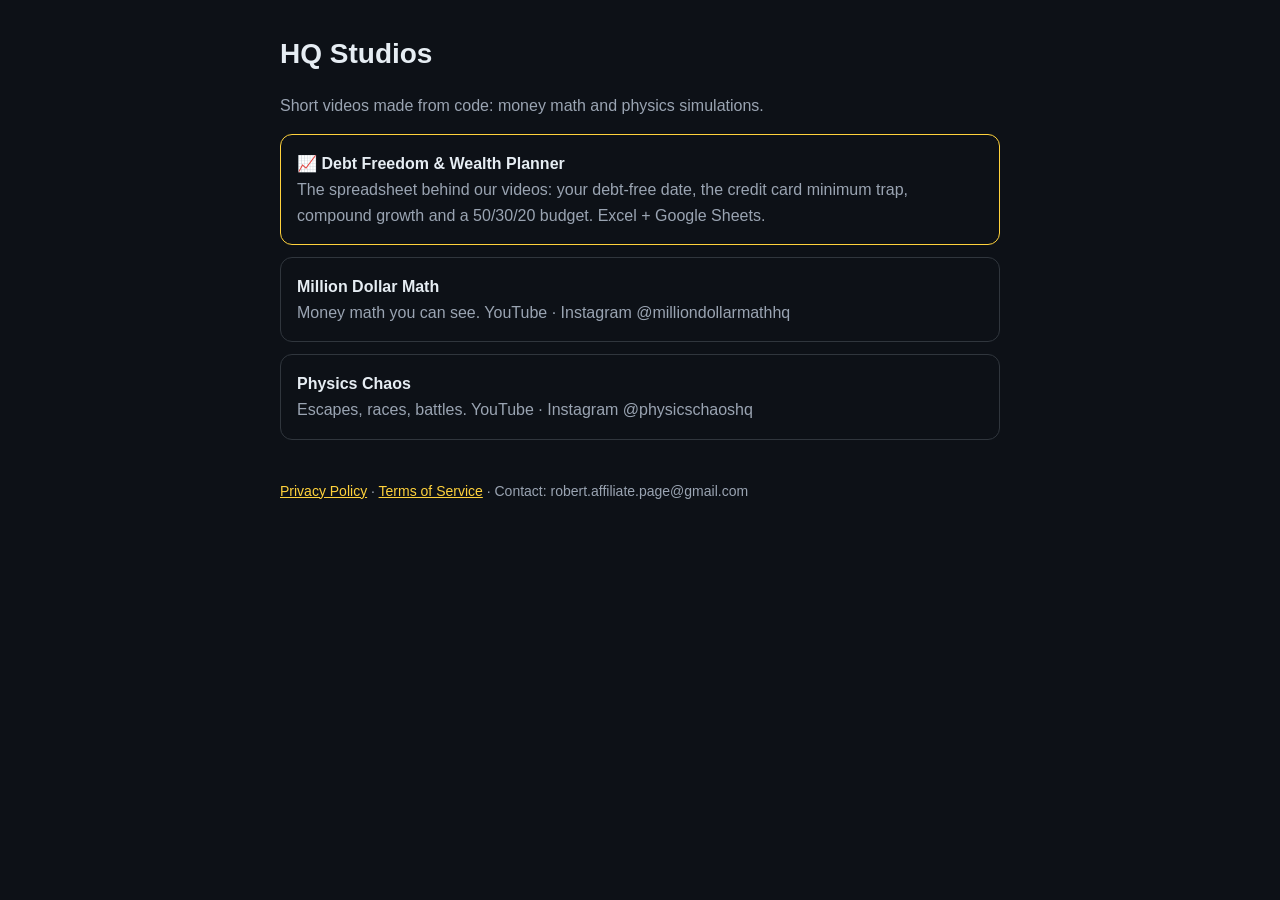
<file: index.html>
<!doctype html><html lang="en"><head><meta charset="utf-8"><meta name="viewport" content="width=device-width,initial-scale=1">
<title>HQ Studios</title><link rel="stylesheet" href="style.css"></head><body><main>
<h1>HQ Studios</h1><p class="mut">Short videos made from code: money math and physics simulations.</p>
<a class="card" href="https://hqstudios.gumroad.com/l/debt-planner" style="border-color:#ffd23c"><b>📈 Debt Freedom &amp; Wealth Planner</b><br><span class="mut">The spreadsheet behind our videos: your debt-free date, the credit card minimum trap, compound growth and a 50/30/20 budget. Excel + Google Sheets.</span></a>
<a class="card" href="https://www.youtube.com/@MillionDollarMathHQ"><b>Million Dollar Math</b><br><span class="mut">Money math you can see. YouTube · Instagram @milliondollarmathhq</span></a>
<a class="card" href="https://www.youtube.com/@PhysicsChaosHQ"><b>Physics Chaos</b><br><span class="mut">Escapes, races, battles. YouTube · Instagram @physicschaoshq</span></a>
<footer><a href="privacy.html">Privacy Policy</a> · <a href="terms.html">Terms of Service</a> · Contact: robert.affiliate.page@gmail.com</footer>
</main></body></html>
</file>
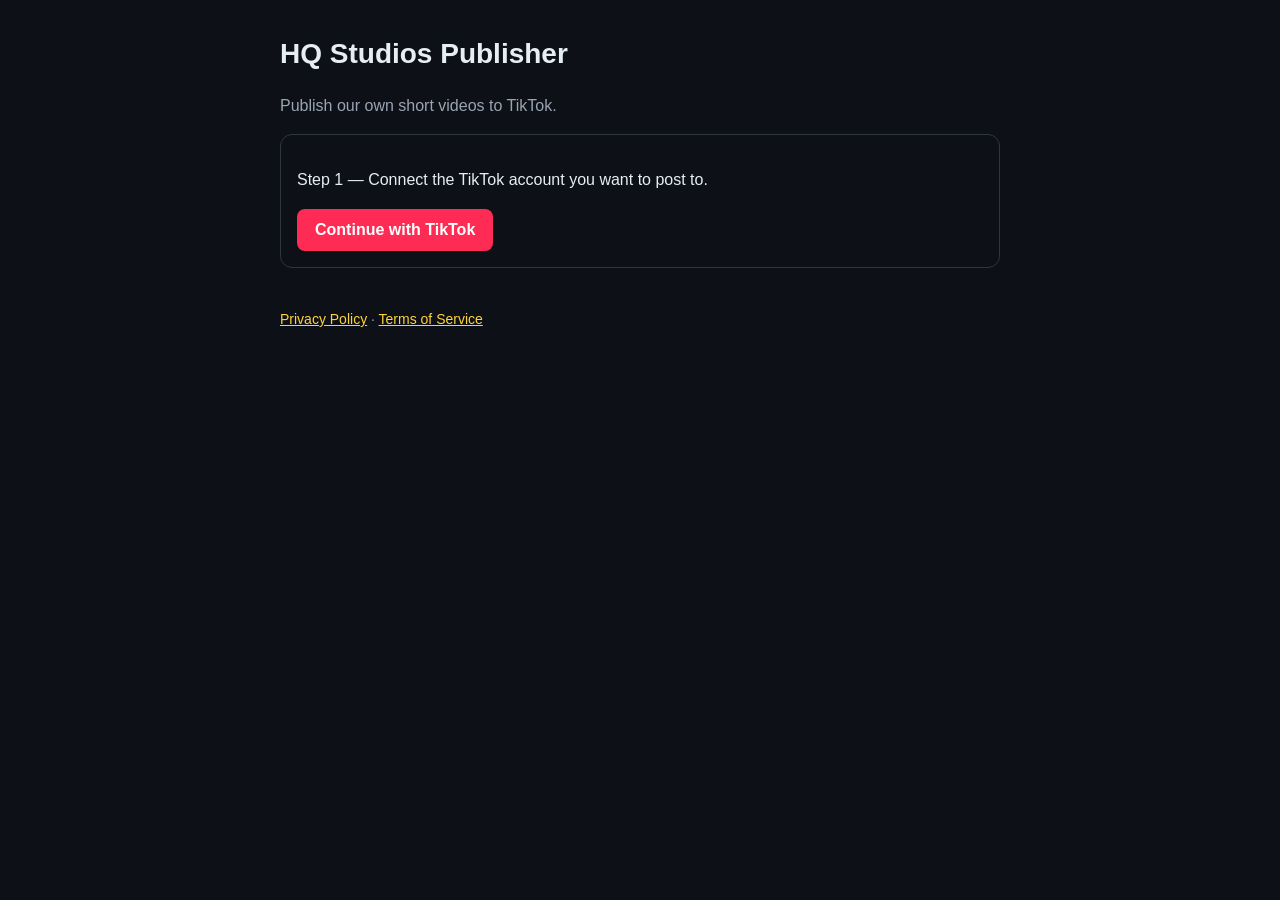
<file: tiktok/index.html>
<!doctype html><html lang="en"><head><meta charset="utf-8"><meta name="viewport" content="width=device-width,initial-scale=1">
<title>HQ Studios Publisher</title><link rel="stylesheet" href="../style.css">
<style>
.row{display:flex;gap:16px;align-items:center}.btn{background:#fe2c55;color:#fff;border:0;border-radius:8px;padding:12px 18px;font-weight:700;font-size:16px;cursor:pointer}
.btn[disabled]{opacity:.4;cursor:not-allowed}.box{border:1px solid #30363d;border-radius:12px;padding:16px;margin:14px 0}
label{display:block;margin:6px 0}select,input[type=text],textarea{width:100%;padding:10px;border-radius:8px;border:1px solid #30363d;background:#161b22;color:#e6edf3;font-size:15px}
video{width:220px;border-radius:10px;background:#000}.avatar{width:48px;height:48px;border-radius:50%}.ok{color:#3fb950}.err{color:#f85149}.hide{display:none}
</style></head><body><main>
<h1>HQ Studios Publisher</h1>
<p class="mut">Publish our own short videos to TikTok.</p>

<div id="login" class="box">
  <p>Step 1 — Connect the TikTok account you want to post to.</p>
  <button class="btn" id="connect">Continue with TikTok</button>
</div>

<div id="app" class="hide">
  <div class="box row" id="creator"><img class="avatar" id="avatar" alt=""><div><b id="nick"></b><div class="mut" id="uname"></div></div></div>

  <div class="box">
    <p><b>Step 2 — Choose a video</b></p>
    <select id="video"></select>
    <div class="row" style="margin-top:12px"><video id="preview" controls muted playsinline></video>
      <div style="flex:1"><label>Caption<textarea id="title" rows="4" maxlength="2200"></textarea></label></div></div>
  </div>

  <div class="box">
    <p><b>Step 3 — Post settings</b></p>
    <label>Who can view this video
      <select id="privacy"><option value="" selected disabled>Select privacy</option></select></label>
    <p class="mut" style="margin:10px 0 4px">Allow users to</p>
    <label><input type="checkbox" id="comment"> Comment</label>
    <label><input type="checkbox" id="duet"> Duet</label>
    <label><input type="checkbox" id="stitch"> Stitch</label>
    <hr style="border-color:#30363d">
    <label><input type="checkbox" id="disclose"> Disclose video content (promotes a brand, product or service)</label>
    <div id="discloseOpts" class="hide" style="margin-left:20px">
      <label><input type="checkbox" id="yourbrand"> Your brand — you are promoting yourself or your own business</label>
      <label><input type="checkbox" id="branded"> Branded content — you are promoting another brand or a third party</label>
      <p class="mut" id="discloseHint"></p>
    </div>
  </div>

  <p class="mut" id="declaration">By posting, you agree to TikTok's <a href="https://www.tiktok.com/legal/page/global/music-usage-confirmation/en" target="_blank">Music Usage Confirmation</a>.</p>
  <button class="btn" id="post" disabled>Post to TikTok</button>
  <p id="status"></p>
</div>
<footer><a href="../privacy.html">Privacy Policy</a> · <a href="../terms.html">Terms of Service</a></footer>
</main>
<script>
const B='http://localhost:8791', CK='sbawo4omk7rkqkk1f5', R='https://hqstudiosmedia.github.io/tiktok/callback.html';
const $=id=>document.getElementById(id); let info=null;
$('connect').onclick=()=>{const st=Math.random().toString(36).slice(2);sessionStorage.st=st;
 location.href='https://www.tiktok.com/v2/auth/authorize/?client_key='+CK+'&scope=user.info.basic,video.publish,video.upload&response_type=code&redirect_uri='+encodeURIComponent(R)+'&state='+st;};
async function j(p,o){const r=await fetch(B+p,o);return r.json();}
function check(){const p=$('privacy').value, d=$('disclose').checked, any=$('yourbrand').checked||$('branded').checked;
 $('post').disabled=!p||(d&&!any)||!$('video').value;
 const b=$('branded').checked, y=$('yourbrand').checked;
 $('discloseHint').textContent=b?'Your video will be labeled as "Paid partnership".':(y?'Your video will be labeled as "Promotional content".':'');
 $('declaration').innerHTML=b?"By posting, you agree to TikTok's <a target=_blank href='https://www.tiktok.com/legal/page/global/bc-policy/en'>Branded Content Policy</a> and <a target=_blank href='https://www.tiktok.com/legal/page/global/music-usage-confirmation/en'>Music Usage Confirmation</a>.":"By posting, you agree to TikTok's <a target=_blank href='https://www.tiktok.com/legal/page/global/music-usage-confirmation/en'>Music Usage Confirmation</a>.";
 [...$('privacy').options].forEach(o=>{if(o.value==='SELF_ONLY')o.disabled=b;});}
async function load(){
 let s; try{s=await j('/status');}catch(e){return;}
 if(!s.connected) return;
 $('login').classList.add('hide'); $('app').classList.remove('hide');
 info=(await j('/creator_info')).data||{};
 $('avatar').src=info.creator_avatar_url||''; $('nick').textContent=info.creator_nickname||''; $('uname').textContent='@'+(info.creator_username||'');
 (info.privacy_level_options||[]).forEach(v=>{const o=document.createElement('option');o.value=v;o.textContent={PUBLIC_TO_EVERYONE:'Everyone',MUTUAL_FOLLOW_FRIENDS:'Friends',FOLLOWER_OF_CREATOR:'Followers',SELF_ONLY:'Only me'}[v]||v;$('privacy').appendChild(o);});
 ['comment','duet','stitch'].forEach(k=>{if(info[k+'_disabled']){$(k).disabled=true;$(k).parentElement.classList.add('mut');}});
 const v=(await j('/videos')).videos||[]; v.forEach(n=>{const o=document.createElement('option');o.value=n;o.textContent=n;$('video').appendChild(o);});
 $('video').onchange=()=>{$('preview').src=B+'/video/'+encodeURIComponent($('video').value);check();}; $('video').onchange();
 ['privacy','disclose','yourbrand','branded'].forEach(k=>$(k).onchange=()=>{$('discloseOpts').classList.toggle('hide',!$('disclose').checked);check();});
 check();}
$('post').onclick=async()=>{$('post').disabled=true;$('status').textContent='Uploading to TikTok…';
 const r=await j('/publish',{method:'POST',headers:{'Content-Type':'application/json'},body:JSON.stringify({video:$('video').value,title:$('title').value,privacy:$('privacy').value,
  disable_comment:!$('comment').checked,disable_duet:!$('duet').checked,disable_stitch:!$('stitch').checked,brand_content:$('branded').checked,brand_organic:$('yourbrand').checked})});
 $('status').className=r.error?'err':'ok';
 $('status').textContent=r.error?('Error: '+JSON.stringify(r.error).slice(0,200)):('Posted! Status: '+(r.status||'')+'. It may take a few minutes for the post to appear on your profile.');};
load();
</script></body></html>
</file>
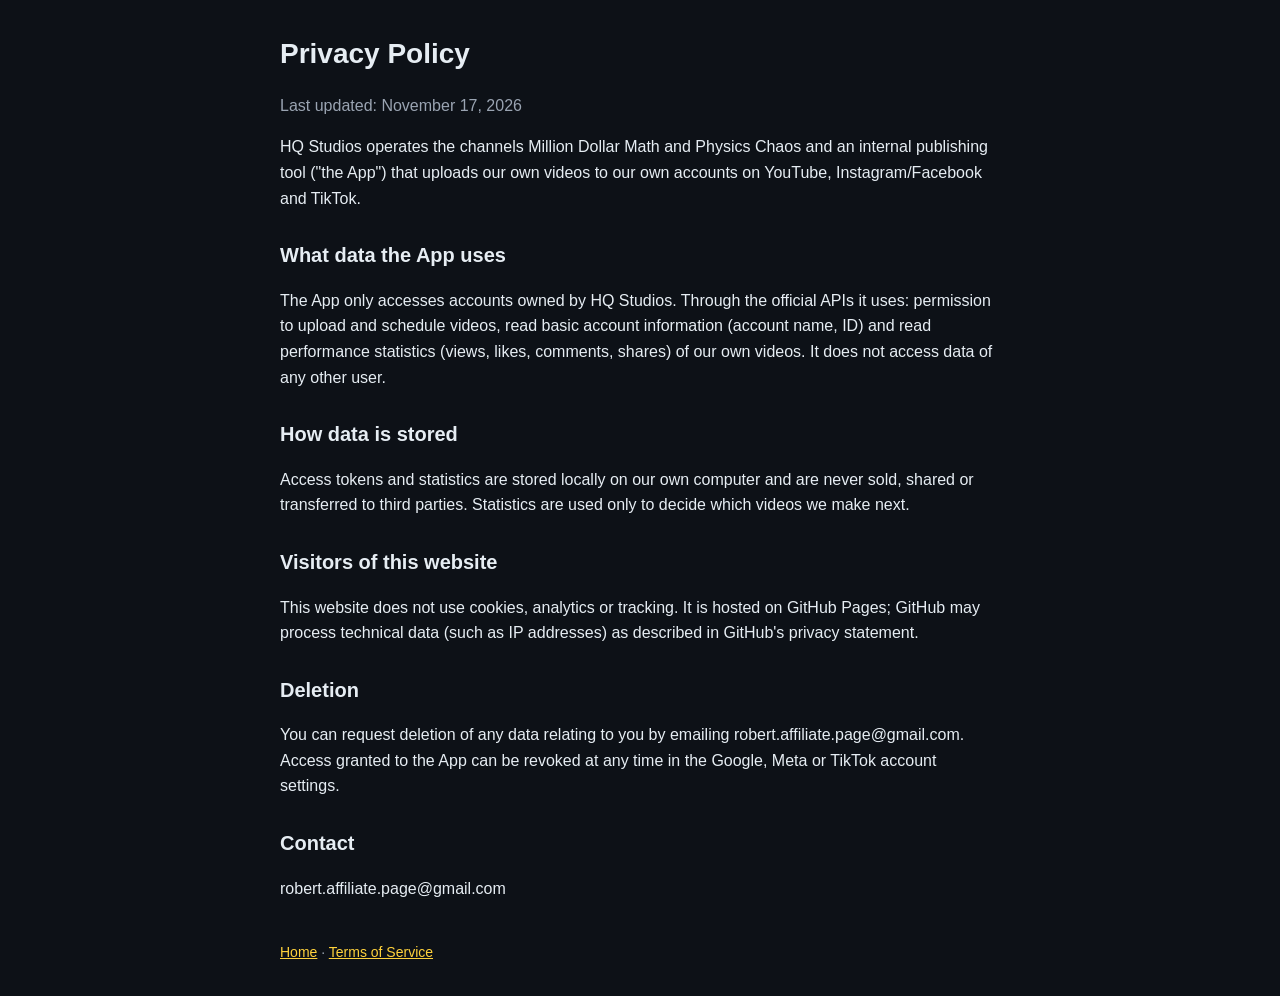
<file: privacy.html>
<!doctype html><html lang="en"><head><meta charset="utf-8"><meta name="viewport" content="width=device-width,initial-scale=1">
<title>Privacy Policy</title><link rel="stylesheet" href="style.css"></head><body><main>
<h1>Privacy Policy</h1><p class="mut">Last updated: November 17, 2026</p>
<p>HQ Studios operates the channels Million Dollar Math and Physics Chaos and an internal publishing tool ("the App") that uploads our own videos to our own accounts on YouTube, Instagram/Facebook and TikTok.</p>
<h2>What data the App uses</h2>
<p>The App only accesses accounts owned by HQ Studios. Through the official APIs it uses: permission to upload and schedule videos, read basic account information (account name, ID) and read performance statistics (views, likes, comments, shares) of our own videos. It does not access data of any other user.</p>
<h2>How data is stored</h2>
<p>Access tokens and statistics are stored locally on our own computer and are never sold, shared or transferred to third parties. Statistics are used only to decide which videos we make next.</p>
<h2>Visitors of this website</h2>
<p>This website does not use cookies, analytics or tracking. It is hosted on GitHub Pages; GitHub may process technical data (such as IP addresses) as described in GitHub's privacy statement.</p>
<h2>Deletion</h2>
<p>You can request deletion of any data relating to you by emailing robert.affiliate.page@gmail.com. Access granted to the App can be revoked at any time in the Google, Meta or TikTok account settings.</p>
<h2>Contact</h2><p>robert.affiliate.page@gmail.com</p>
<footer><a href="index.html">Home</a> · <a href="terms.html">Terms of Service</a></footer>
</main></body></html>
</file>
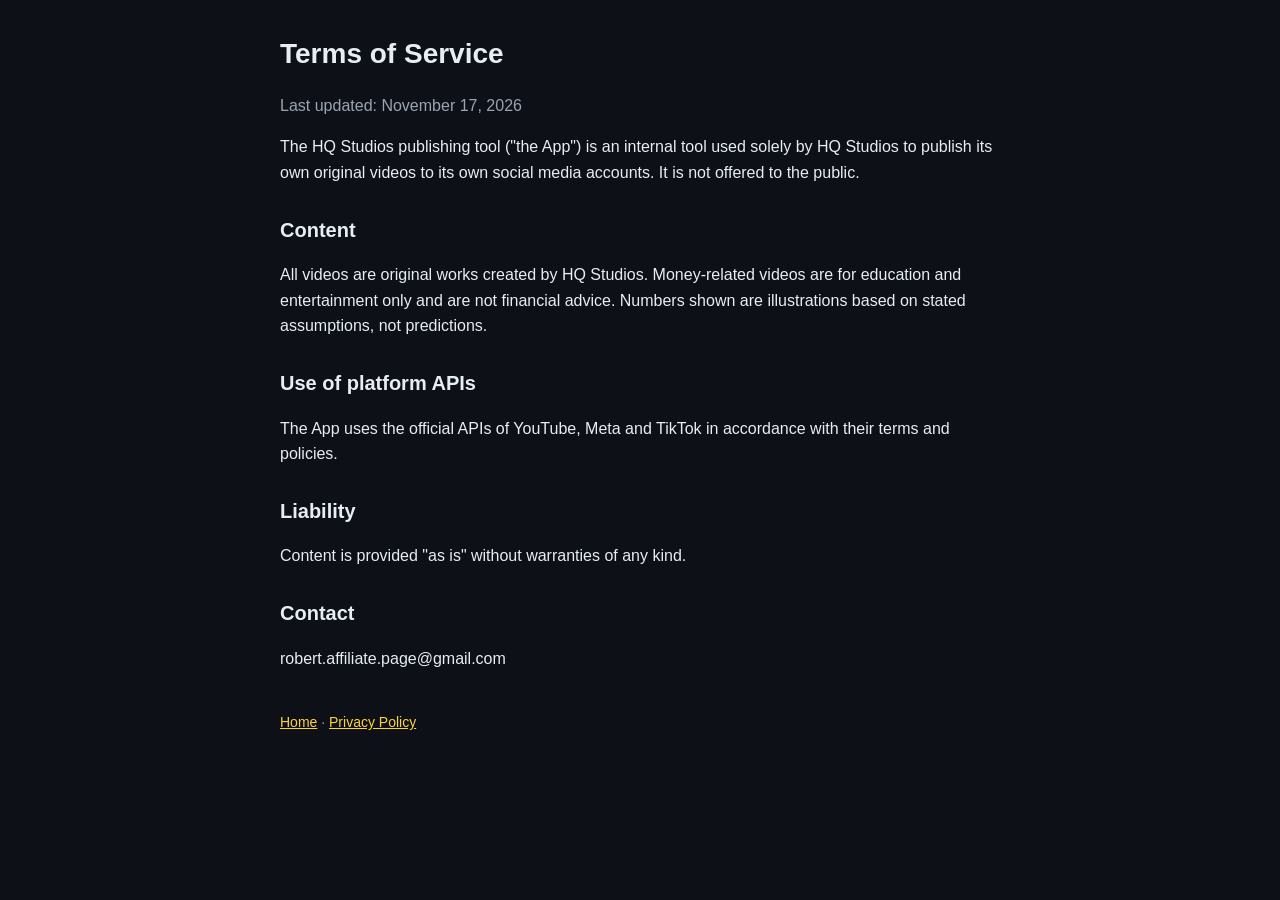
<file: terms.html>
<!doctype html><html lang="en"><head><meta charset="utf-8"><meta name="viewport" content="width=device-width,initial-scale=1">
<title>Terms of Service</title><link rel="stylesheet" href="style.css"></head><body><main>
<h1>Terms of Service</h1><p class="mut">Last updated: November 17, 2026</p>
<p>The HQ Studios publishing tool ("the App") is an internal tool used solely by HQ Studios to publish its own original videos to its own social media accounts. It is not offered to the public.</p>
<h2>Content</h2><p>All videos are original works created by HQ Studios. Money-related videos are for education and entertainment only and are not financial advice. Numbers shown are illustrations based on stated assumptions, not predictions.</p>
<h2>Use of platform APIs</h2><p>The App uses the official APIs of YouTube, Meta and TikTok in accordance with their terms and policies.</p>
<h2>Liability</h2><p>Content is provided "as is" without warranties of any kind.</p>
<h2>Contact</h2><p>robert.affiliate.page@gmail.com</p>
<footer><a href="index.html">Home</a> · <a href="privacy.html">Privacy Policy</a></footer>
</main></body></html>
</file>
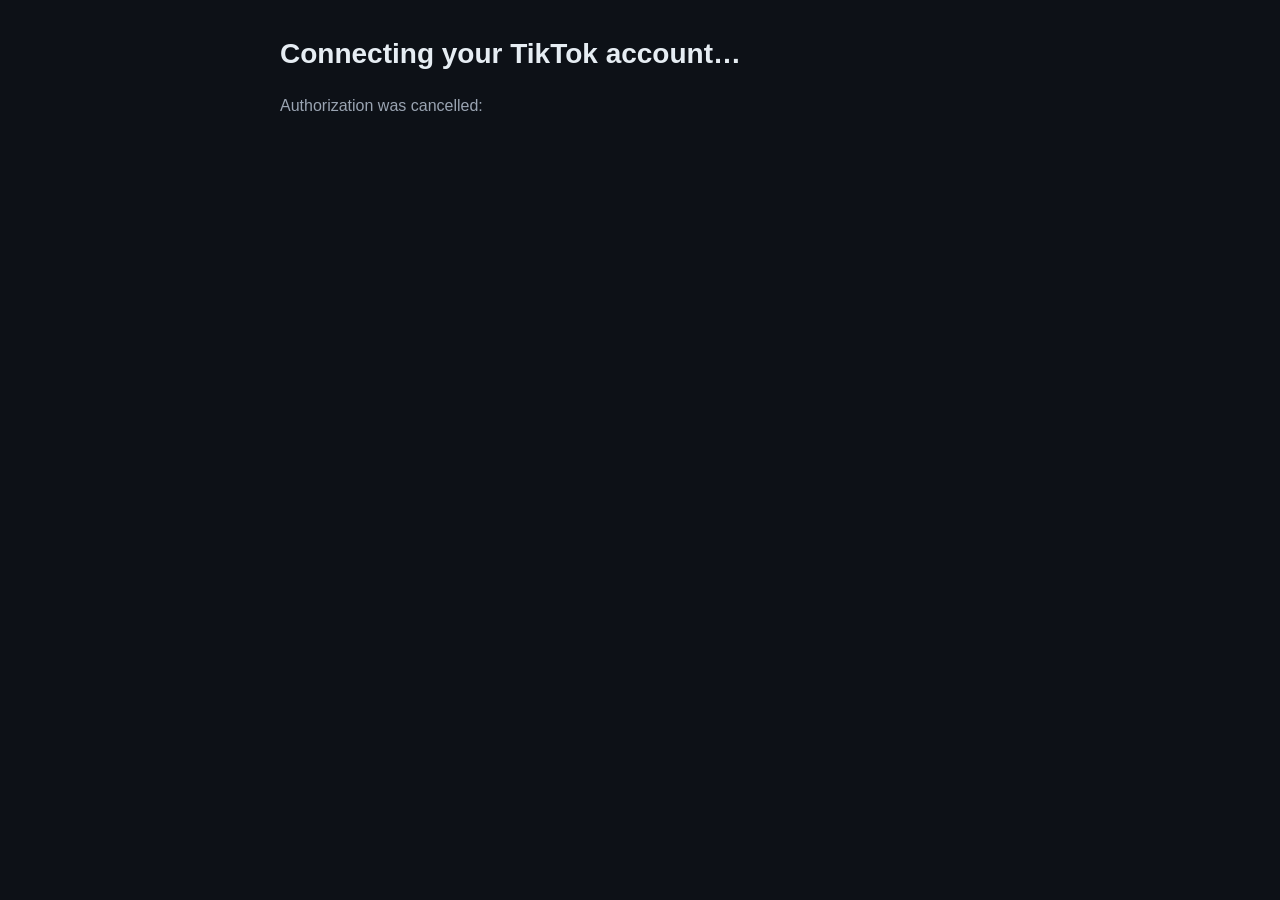
<file: tiktok/callback.html>
<!doctype html><html lang="en"><head><meta charset="utf-8"><meta name="viewport" content="width=device-width,initial-scale=1">
<title>Connecting… · HQ Studios Publisher</title><link rel="stylesheet" href="../style.css"></head><body><main>
<h1>Connecting your TikTok account…</h1><p id="s" class="mut">Please wait.</p></main>
<script>
const q=new URLSearchParams(location.search), code=q.get('code');
if(!code){document.getElementById('s').textContent='Authorization was cancelled: '+(q.get('error_description')||q.get('error')||'');}
else fetch('http://localhost:8791/exchange',{method:'POST',headers:{'Content-Type':'application/json'},body:JSON.stringify({code})})
 .then(r=>r.json()).then(r=>{document.getElementById('s').textContent=r.ok?'Connected. Redirecting…':'Error: '+r.error; if(r.ok) setTimeout(()=>location.href='index.html',800);})
 .catch(e=>document.getElementById('s').textContent='Backend not reachable.');
</script></body></html>
</file>
<file: style.css>
:root{--bg:#0d1117;--fg:#e6edf3;--mut:#9aa4b2;--acc:#ffd23c}
body{margin:0;background:var(--bg);color:var(--fg);font:16px/1.6 -apple-system,Segoe UI,Roboto,Arial,sans-serif}
main{max-width:720px;margin:0 auto;padding:32px 16px}
h1{font-size:28px;margin:0 0 8px} h2{font-size:20px;margin-top:28px}
a{color:var(--acc)} .mut{color:var(--mut)} .card{display:block;padding:16px;border:1px solid #30363d;border-radius:12px;margin:12px 0;text-decoration:none;color:var(--fg)}
footer{margin-top:40px;font-size:14px;color:var(--mut)}
</file>
